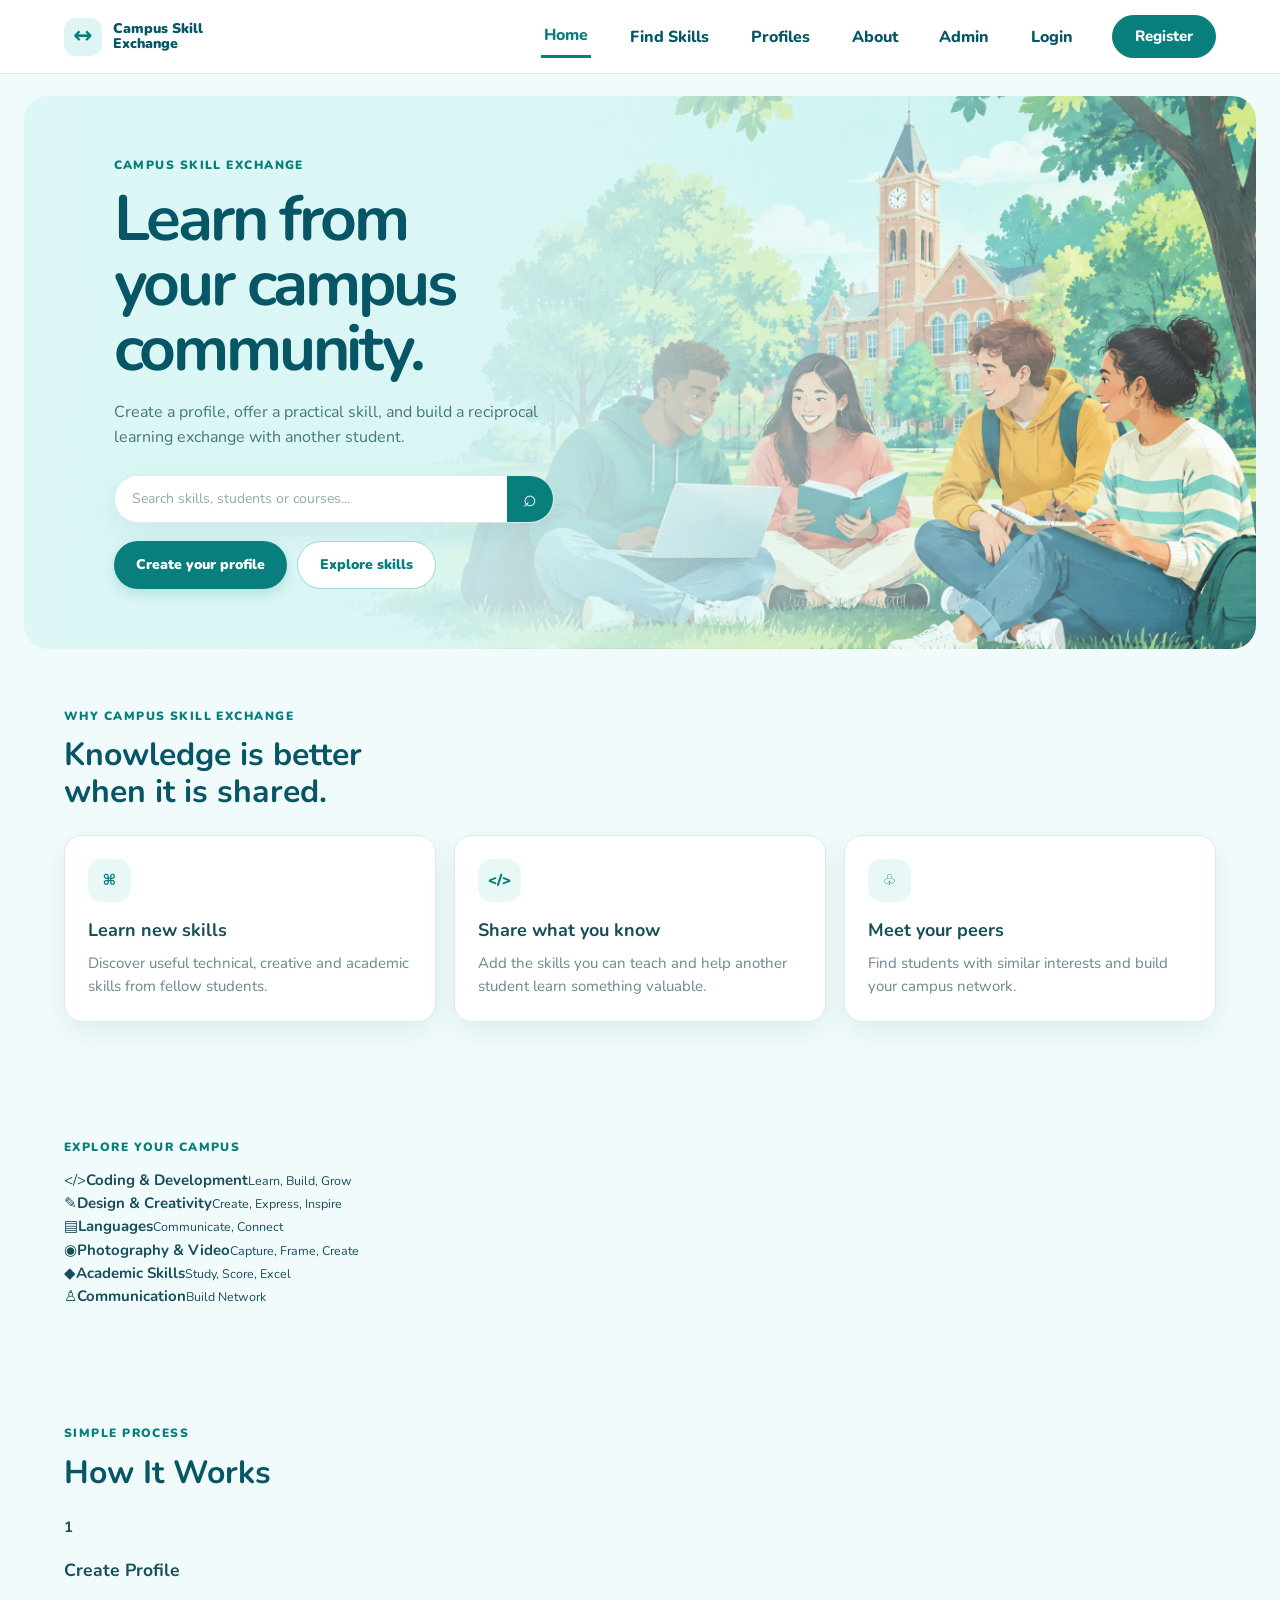
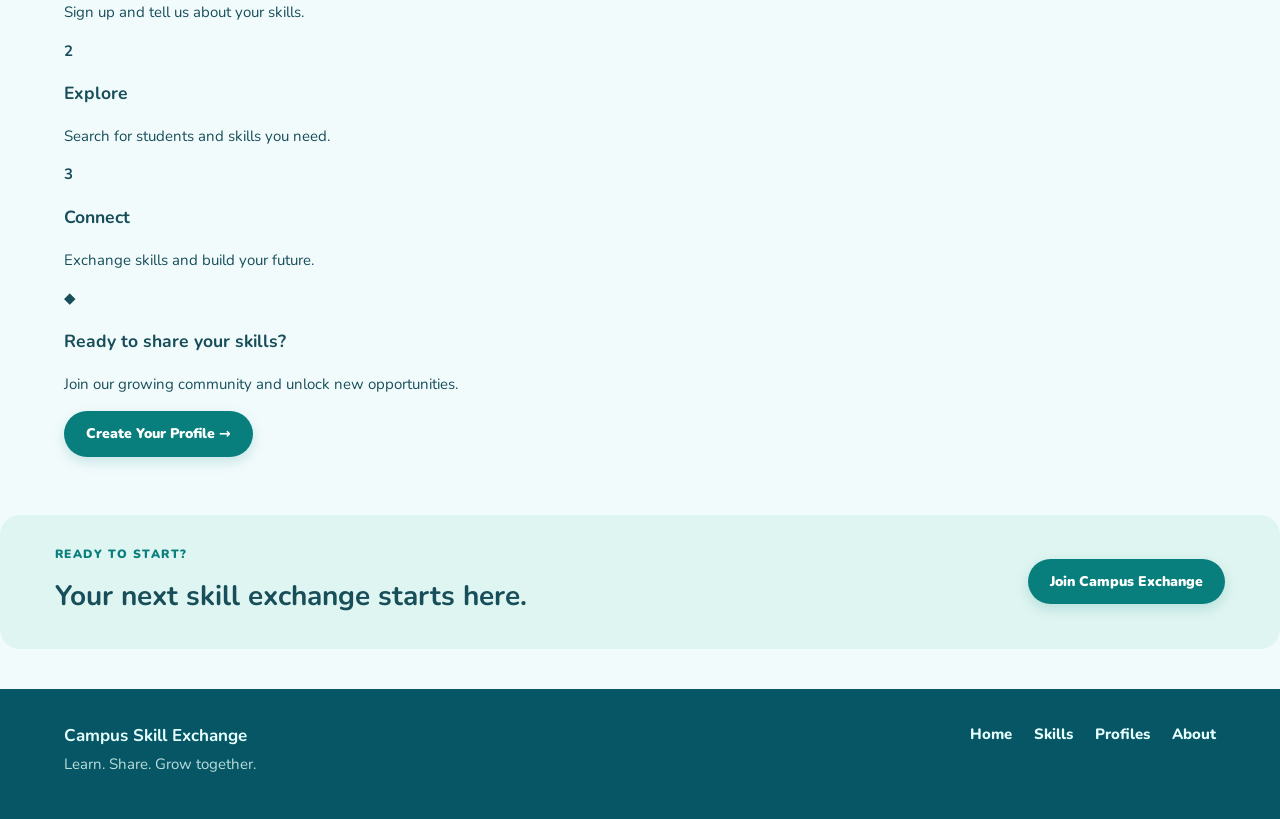
<file: index.html>
<!doctype html>
<html lang="en">
  <head>
    <meta charset="UTF-8" />
    <meta name="viewport" content="width=device-width,initial-scale=1.0" />
    <title>Campus Skill Exchange</title>
    <link rel="stylesheet" href="css/style.css" />
  </head>
  <body>
    <header class="header">
      <div class="logo">
        <span class="logo-icon">↔</span><span>Campus Skill<br />Exchange</span>
      </div>
      <nav>
        <a href="index.html">Home</a><a href="pages/skills.html">Find Skills</a
        ><a href="pages/profiles.html">Profiles</a
          ><a href="pages/about.html">About</a><a href="pages/admin-login.html">Admin</a><a href="pages/login.html">Login</a
        ><a href="pages/register.html" class="nav-button">Register</a>
      </nav>
    </header>
    <section class="hero reference-hero">
      <div class="hero-content">
        <p class="small-heading">CAMPUS SKILL EXCHANGE</p>
        <h1>Learn from<br />your campus<br />community.</h1>
        <p class="hero-text">
          Create a profile, offer a practical skill, and build a reciprocal
          learning exchange with another student.
        </p>
        <form class="hero-search" id="heroSearchForm">
          <input id="heroSearchInput" type="search" placeholder="Search skills, students or courses..." aria-label="Search skills, students or courses" />
          <button type="submit" aria-label="Search">⌕</button>
        </form>
        <div class="hero-buttons">
          <a href="pages/register.html" class="button">Create your profile</a
          ><a href="pages/skills.html" class="button button-outline"
            >Explore skills</a
          >
        </div>
      </div>
      <div class="hero-card">
        <p class="card-number">01 · HOW IT WORKS</p>
        <h2>Learn something useful from someone nearby.</h2>
        <p>
          Find students who can teach practical skills and connect with people
          who share your interests.
        </p>
        <div class="steps">
          <div class="step">
            <span>01</span>
            <p>Create your profile</p>
          </div>
          <div class="step">
            <span>02</span>
            <p>Share your skills</p>
          </div>
          <div class="step">
            <span>03</span>
            <p>Find a learning partner</p>
          </div>
        </div>
      </div>
    </section>
    <section class="section">
      <p class="section-label">WHY CAMPUS SKILL EXCHANGE</p>
      <h2>Knowledge is better<br />when it is shared.</h2>
      <div class="feature-container">
        <div class="feature-card">
          <div class="feature-icon">⌘</div>
          <h3>Learn new skills</h3>
          <p>
            Discover useful technical, creative and academic skills from fellow
            students.
          </p>
        </div>
        <div class="feature-card">
          <div class="feature-icon">&lt;/&gt;</div>
          <h3>Share what you know</h3>
          <p>
            Add the skills you can teach and help another student learn
            something valuable.
          </p>
        </div>
        <div class="feature-card">
          <div class="feature-icon">♧</div>
          <h3>Meet your peers</h3>
          <p>
            Find students with similar interests and build your campus network.
          </p>
        </div>
      </div>
    </section>
    <section class="section home-skill-strip" aria-label="Skill categories">
      <p class="section-label">EXPLORE YOUR CAMPUS</p>
      <div class="home-skill-grid">
        <article><span class="home-skill-icon">&lt;/&gt;</span><strong>Coding &amp; Development</strong><small>Learn, Build, Grow</small></article>
        <article><span class="home-skill-icon">✎</span><strong>Design &amp; Creativity</strong><small>Create, Express, Inspire</small></article>
        <article><span class="home-skill-icon">▤</span><strong>Languages</strong><small>Communicate, Connect</small></article>
        <article><span class="home-skill-icon">◉</span><strong>Photography &amp; Video</strong><small>Capture, Frame, Create</small></article>
        <article><span class="home-skill-icon">◆</span><strong>Academic Skills</strong><small>Study, Score, Excel</small></article>
        <article><span class="home-skill-icon">♙</span><strong>Communication</strong><small>Build Network</small></article>
      </div>
    </section>
    <section class="section how-section">
      <p class="section-label">SIMPLE PROCESS</p>
      <h2>How It Works</h2>
      <div class="how-grid">
        <article><b>1</b><h3>Create Profile</h3><p>Sign up and tell us about your skills.</p></article>
        <article><b>2</b><h3>Explore</h3><p>Search for students and skills you need.</p></article>
        <article><b>3</b><h3>Connect</h3><p>Exchange skills and build your future.</p></article>
        <aside><span class="home-skill-icon">◆</span><h3>Ready to share your skills?</h3><p>Join our growing community and unlock new opportunities.</p><a class="button" href="pages/register.html">Create Your Profile →</a></aside>
      </div>
    </section>
    <section class="cta-section">
      <div>
        <p class="section-label">READY TO START?</p>
        <h2>Your next skill exchange starts here.</h2>
      </div>
      <a href="pages/register.html" class="button">Join Campus Exchange</a>
    </section>
    <footer class="footer">
      <div>
        <h3>Campus Skill Exchange</h3>
        <p>Learn. Share. Grow together.</p>
      </div>
      <div class="footer-links">
        <a href="index.html">Home</a><a href="pages/skills.html">Skills</a
        ><a href="pages/profiles.html">Profiles</a
        ><a href="pages/about.html">About</a>
      </div>
    </footer>
    <script src="JS/home.js"></script>
    <script src="JS/navigation.js"></script>
  </body>
</html>
</file>
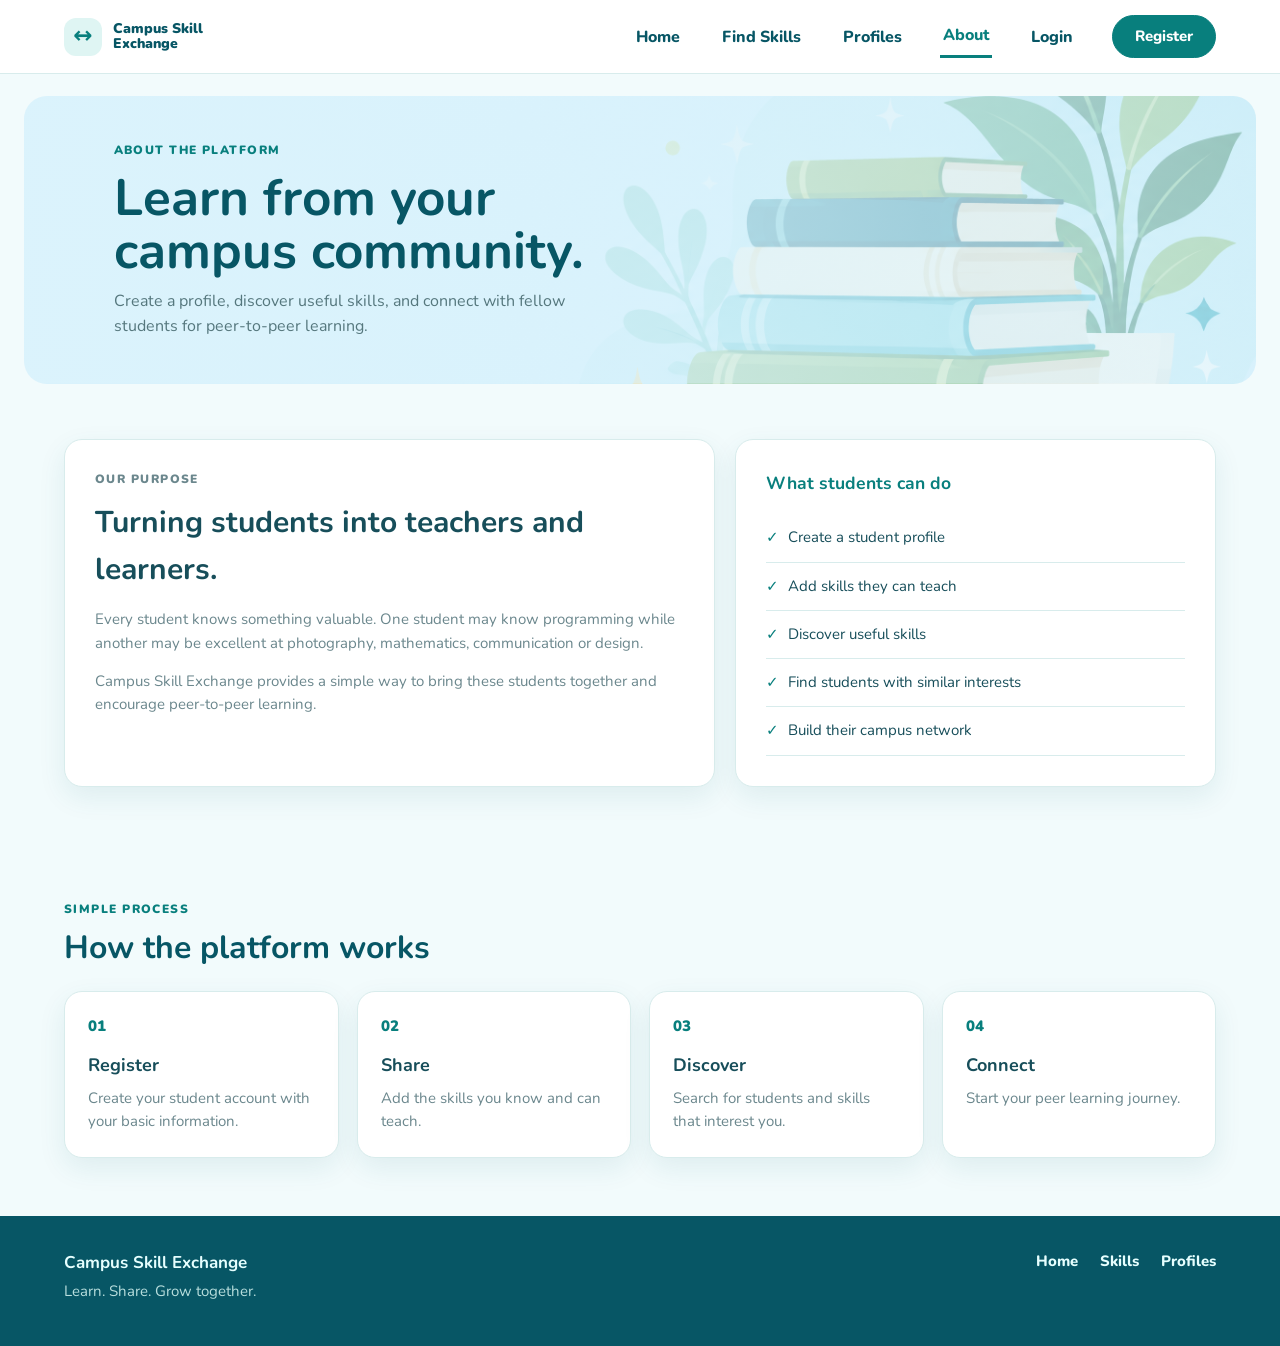
<file: pages/about.html>
<!doctype html>
<html lang="en">
  <head>
    <meta charset="UTF-8" />
    <meta name="viewport" content="width=device-width,initial-scale=1.0" />
    <title>About - Campus Skill Exchange</title>
    <link rel="stylesheet" href="../css/style.css" />
  </head>
  <body>
    <header class="header">
      <div class="logo">
        <span class="logo-icon">↔</span><span>Campus Skill<br />Exchange</span>
      </div>
      <nav>
        <a href="../index.html">Home</a><a href="skills.html">Find Skills</a
        ><a href="profiles.html">Profiles</a><a href="about.html">About</a
        ><a href="login.html">Login</a
        ><a href="register.html" class="nav-button">Register</a>
      </nav>
    </header>
    <section class="page-header reference-about-banner">
      <p class="section-label">ABOUT THE PLATFORM</p>
      <h1>Learn from your<br />campus community.</h1>
      <p>
        Create a profile, discover useful skills, and connect with fellow
        students for peer-to-peer learning.
      </p>
    </section>
    <section class="about-section">
      <div class="about-content">
        <p class="section-label">OUR PURPOSE</p>
        <h2>Turning students into teachers and learners.</h2>
        <p>
          Every student knows something valuable. One student may know
          programming while another may be excellent at photography,
          mathematics, communication or design.
        </p>
        <p>
          Campus Skill Exchange provides a simple way to bring these students
          together and encourage peer-to-peer learning.
        </p>
      </div>
      <div class="about-box">
        <h3>What students can do</h3>
        <ul>
          <li>Create a student profile</li>
          <li>Add skills they can teach</li>
          <li>Discover useful skills</li>
          <li>Find students with similar interests</li>
          <li>Build their campus network</li>
        </ul>
      </div>
    </section>
    <section class="section">
      <p class="section-label">SIMPLE PROCESS</p>
      <h2>How the platform works</h2>
      <div class="process-container">
        <div class="process-card">
          <span>01</span>
          <h3>Register</h3>
          <p>Create your student account with your basic information.</p>
        </div>
        <div class="process-card">
          <span>02</span>
          <h3>Share</h3>
          <p>Add the skills you know and can teach.</p>
        </div>
        <div class="process-card">
          <span>03</span>
          <h3>Discover</h3>
          <p>Search for students and skills that interest you.</p>
        </div>
        <div class="process-card">
          <span>04</span>
          <h3>Connect</h3>
          <p>Start your peer learning journey.</p>
        </div>
      </div>
    </section>
    <footer class="footer">
      <div>
        <h3>Campus Skill Exchange</h3>
        <p>Learn. Share. Grow together.</p>
      </div>
      <div class="footer-links">
        <a href="../index.html">Home</a><a href="skills.html">Skills</a
        ><a href="profiles.html">Profiles</a>
      </div>
    </footer>
    <script src="../JS/navigation.js"></script>
  </body>
</html>
</file>
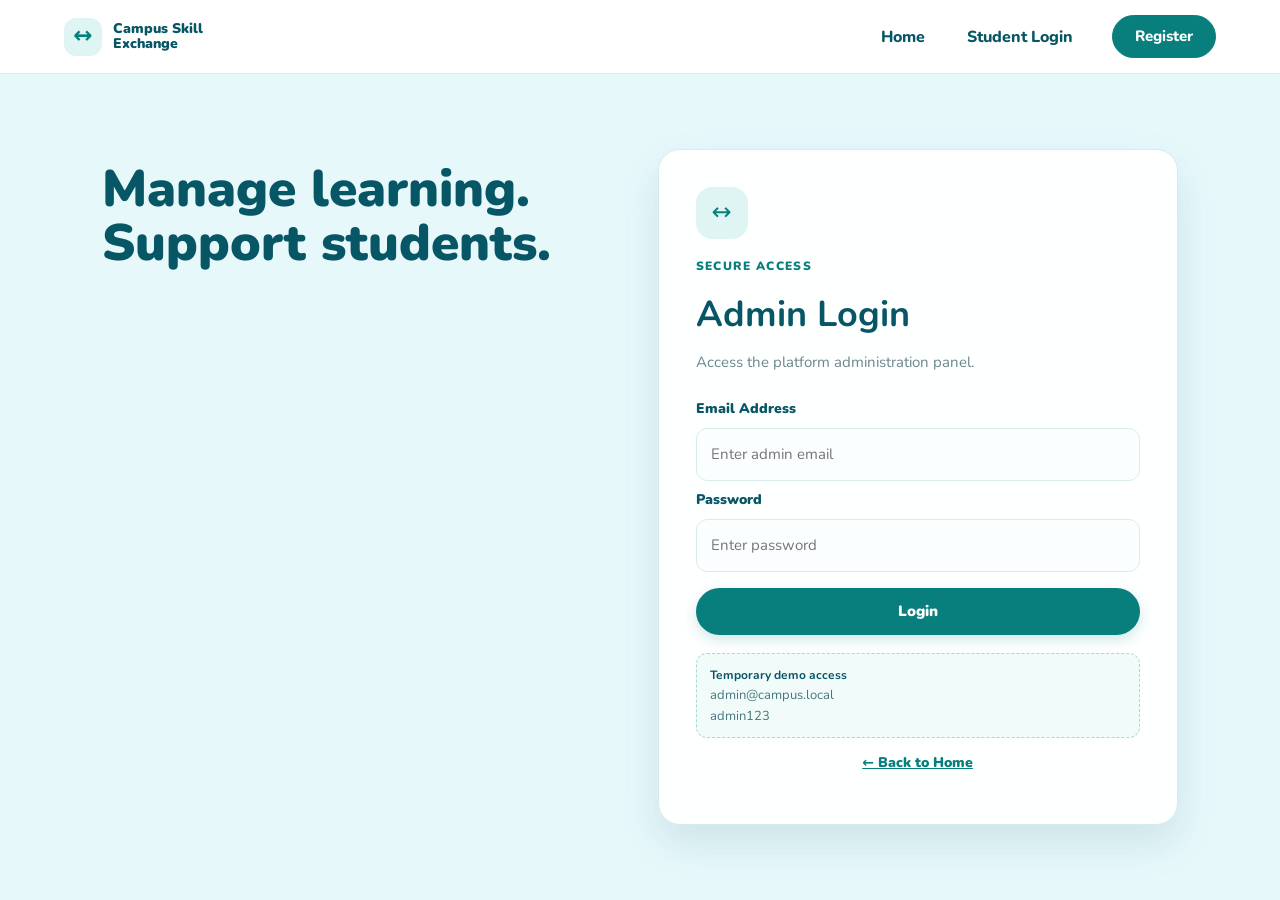
<file: pages/admin-dashboard.html>
<!doctype html>
<html lang="en">
<head><meta charset="UTF-8"><meta name="viewport" content="width=device-width,initial-scale=1"><title>Admin Dashboard | Campus Skill Exchange</title><link rel="stylesheet" href="../css/style.css"><link rel="stylesheet" href="../css/dashboard.css"><link rel="stylesheet" href="../css/admin.css"></head>
<body class="admin-dashboard-page">
  <aside class="admin-sidebar"><a class="admin-brand" href="admin-dashboard.html"><span class="admin-brand-mark">↔</span><span>Campus Skill<br>Exchange</span></a><div class="admin-side-label">MANAGEMENT</div><nav class="admin-side-nav"><a class="active" href="admin-dashboard.html"><span>▦</span>Dashboard</a><a href="#users"><span>♙</span>Manage Profiles</a><a href="#reports"><span>⚑</span>Reported Profiles</a><a href="#settings"><span>⚙</span>Settings</a></nav><a class="admin-logout" href="../index.html"><span>↪</span>Log out</a></aside>
  <main class="admin-main"><header class="admin-topbar"><div><p class="admin-eyebrow">PLATFORM CONTROL</p><h1>Admin Dashboard</h1></div><a class="admin-top-logout" href="admin-login.html">Logout</a></header><section class="admin-welcome"><div><p class="section-label">OVERVIEW</p><h2>Welcome Admin!</h2><p>Manage users and keep the platform safe.</p></div><div class="admin-welcome-shape">◆</div></section><section class="admin-stat-grid"><article class="admin-stat-card"><div class="admin-stat-icon blue">♙</div><div><strong>24</strong><span>Total Students</span></div></article><article class="admin-stat-card"><div class="admin-stat-icon green">✦</div><div><strong>18</strong><span>Active Skills</span></div></article><article class="admin-stat-card"><div class="admin-stat-icon red">⚑</div><div><strong>2</strong><span>Reported Profiles</span></div></article></section><section id="users" class="admin-panel"><div class="admin-panel-heading"><div><p class="section-label">STUDENT DIRECTORY</p><h2>Recent Users</h2></div><a href="#users" class="admin-view-all">View All →</a></div><div class="admin-table-wrap"><div class="admin-row admin-row-head"><span>Name</span><span>Course</span><span>Skills</span><span>Joined On</span><span>Action</span></div><div class="admin-row"><span class="user-cell"><i class="mini-avatar teal">RS</i>Rahul Sharma</span><span>B.Tech CSE</span><span>Python, Web Dev</span><span>12 May 2025</span><button class="remove-user">Remove</button></div><div class="admin-row"><span class="user-cell"><i class="mini-avatar purple">AV</i>Anjali Verma</span><span>B.Sc Maths</span><span>Math, Excel</span><span>10 May 2025</span><button class="remove-user">Remove</button></div><div class="admin-row"><span class="user-cell"><i class="mini-avatar yellow">AG</i>Arman Gupta</span><span>BCA</span><span>Design, HTML</span><span>08 May 2025</span><button class="remove-user">Remove</button></div><div class="admin-row"><span class="user-cell"><i class="mini-avatar blue">NS</i>Neha Singh</span><span>B.Tech CCE</span><span>C++, Arduino</span><span>06 May 2025</span><button class="remove-user">Remove</button></div></div></section><section id="reports" class="admin-panel report-panel"><div class="admin-panel-heading"><div><p class="section-label">MODERATION</p><h2>Reported Profiles</h2></div></div><div class="report-empty">No new reports need your attention.</div></section><section id="settings" class="admin-panel"><div class="admin-panel-heading"><div><p class="section-label">CONFIGURATION</p><h2>Settings</h2></div></div><p class="report-empty">Admin settings are ready for future platform configuration.</p></section></main><script src="../JS/admin.js"></script></body></html>
</file>
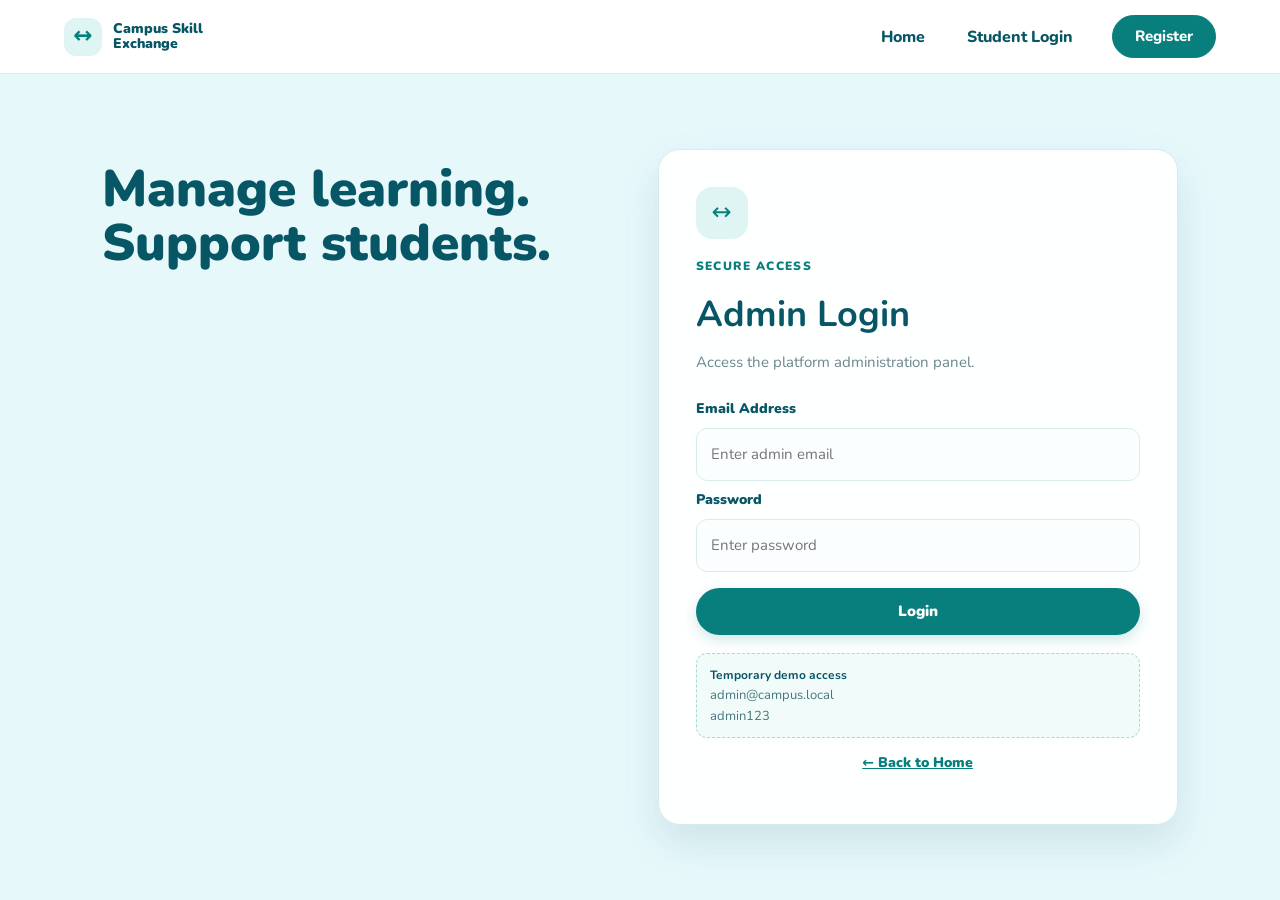
<file: pages/admin-login.html>
<!doctype html>
<html lang="en">
<head><meta charset="UTF-8"><meta name="viewport" content="width=device-width,initial-scale=1"><title>Admin Login | Campus Skill Exchange</title><link rel="stylesheet" href="../css/style.css"><link rel="stylesheet" href="../css/authentication.css"><link rel="stylesheet" href="../css/admin.css"></head>
<body class="admin-page">
  <header class="header admin-public-header"><a class="logo" href="../index.html"><span class="logo-icon">↔</span><span>Campus Skill<br>Exchange</span></a><nav><a href="../index.html">Home</a><a href="login.html">Student Login</a><a href="register.html" class="nav-button">Register</a></nav></header>
  <main class="admin-login-stage"><div class="admin-login-art" aria-hidden="true"><span class="admin-shield">◆</span><span class="spark spark-one">✦</span><span class="spark spark-two">✦</span></div><section class="admin-login-card"><div class="admin-card-icon logo-icon">↔</div><p class="section-label">SECURE ACCESS</p><h1>Admin Login</h1><p class="auth-description">Access the platform administration panel.</p><form id="adminLoginForm"><label for="adminEmail">Email Address</label><input id="adminEmail" type="email" placeholder="Enter admin email" required><label for="adminPassword">Password</label><input id="adminPassword" type="password" placeholder="Enter password" required><button class="button admin-button" type="submit">Login</button></form><p class="demo-credentials"><strong>Temporary demo access</strong><br>admin@campus.local<br>admin123</p><p class="form-link"><a href="../index.html">← Back to Home</a></p></section></main>
  <script src="../JS/admin.js"></script><script src="../JS/navigation.js"></script>
</body></html>
</file>
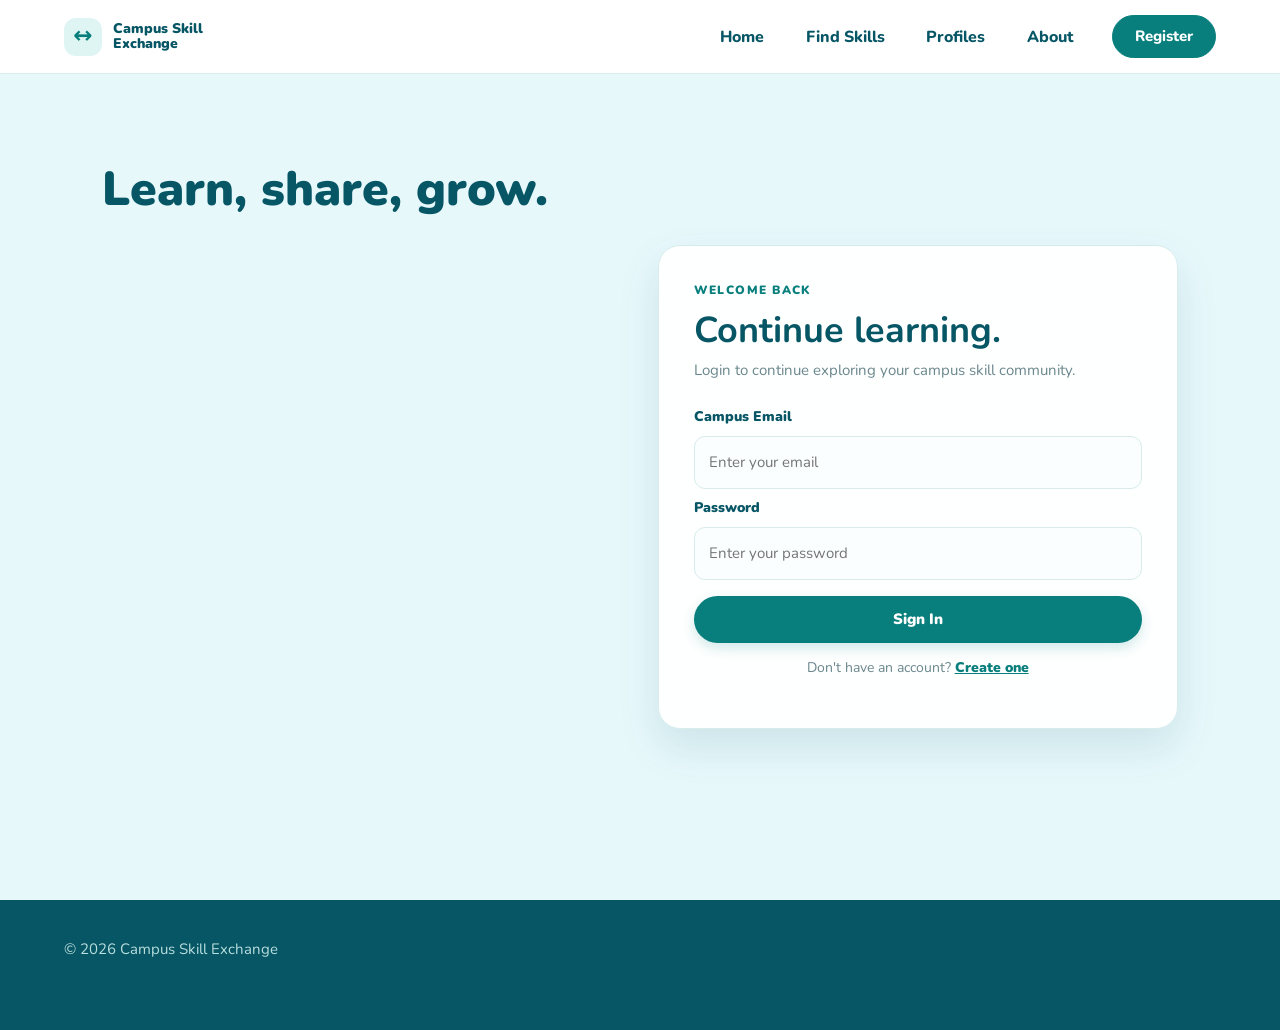
<file: pages/dashboard.html>
<!doctype html>
<html lang="en">
  <head>
    <meta charset="UTF-8" />
    <meta name="viewport" content="width=device-width, initial-scale=1.0" />
    <title>Student Dashboard - Campus Skill Exchange</title>
    <link rel="stylesheet" href="../css/style.css" />
    <link rel="stylesheet" href="../css/dashboard.css" />
  </head>
  <body class="dashboard-page">
    <header class="header dashboard-header">
      <a
        class="logo"
        href="../index.html"
        aria-label="Campus Skill Exchange home"
      >
        <span class="logo-icon">↔</span>
        <span>Campus Skill<br />Exchange</span>
      </a>
      <nav aria-label="Main navigation">
        <a href="dashboard.html" class="active-link">Dashboard</a>
        <a href="profiles.html">Find Students</a>
        <a href="about.html">About</a>
        <button id="logoutButton" class="nav-button" type="button">
          Log out
        </button>
      </nav>
    </header>

    <main>
      <section class="dashboard-hero">
        <div>
          <p class="section-label">STUDENT DASHBOARD</p>
          <h1>Welcome back, <span id="studentName">Student</span>.</h1>
          <p>
            Manage your profile, share your skills, and find your next learning
            partner.
          </p>
        </div>
        <div class="dashboard-avatar" id="studentAvatar" aria-hidden="true">
          ST
        </div>
      </section>

      <section class="dashboard-content" aria-label="Dashboard overview">
        <div class="dashboard-grid">
          <article class="dashboard-card stat-card">
            <span class="stat-label">YOUR SKILLS</span>
            <strong id="skillsCount">0</strong>
            <p>skills ready to share</p>
          </article>
          <article class="dashboard-card stat-card accent-card">
            <span class="stat-label">PROFILE STATUS</span>
            <strong>Active</strong>
            <p>Your profile is visible to students.</p>
          </article>
          <article class="dashboard-card notifications-card">
            <div class="notification-heading">
              <div>
                <span class="stat-label">NOTIFICATIONS</span>
                <strong id="requestCount">0</strong>
              </div>
              <span class="notification-icon" aria-hidden="true">✦</span>
            </div>
            <p id="notificationSummary">No new exchange requests.</p>
          </article>
        </div>

        <div class="dashboard-columns">
          <article class="dashboard-card profile-summary-card">
            <div class="card-heading">
              <div>
                <p class="section-label">YOUR PROFILE</p>
                <h2 id="profileName">Student profile</h2>
              </div>
              <button id="editProfileButton" class="text-button" type="button">
                Edit profile
              </button>
            </div>
            <div class="profile-details">
              <p>
                <strong>Email</strong
                ><span id="profileEmail">Not available</span>
              </p>
              <p>
                <strong>College</strong
                ><span id="profileCollege">Not available</span>
              </p>
              <p>
                <strong>Course</strong
                ><span id="profileCourse">Not available</span>
              </p>
            </div>
            <div class="skills-block">
              <strong>Skills you can teach</strong>
              <div id="skillsList" class="skill-list"></div>
            </div>
          </article>

          <aside class="dashboard-card next-step-card">
            <p class="section-label">NEXT STEP</p>
            <h2>Find someone to learn from.</h2>
            <p>
              Explore student profiles and connect with people who have skills
              you want to develop.
            </p>
            <a href="profiles.html" class="button">Explore students</a>
          </aside>
        </div>

        <section class="dashboard-card requests-card">
          <div class="card-heading">
            <div>
              <p class="section-label">EXCHANGE REQUESTS</p>
              <h2>Requests from students</h2>
            </div>
          </div>
          <div id="requestList" class="request-list" aria-live="polite"></div>
        </section>

        <section
          class="dashboard-card edit-card"
          id="editProfileSection"
          hidden
        >
          <div class="card-heading">
            <div>
              <p class="section-label">UPDATE DETAILS</p>
              <h2>Edit your profile</h2>
            </div>
            <button id="cancelEditButton" class="text-button" type="button">
              Cancel
            </button>
          </div>
          <form id="editProfileForm" class="edit-form">
            <label for="editName">Full name</label>
            <input id="editName" type="text" required />
            <label for="editCollege">College</label>
            <input id="editCollege" type="text" required />
            <label for="editCourse">Course / Department</label>
            <input id="editCourse" type="text" required />
            <label for="editSkills">Skills you can teach</label>
            <input id="editSkills" type="text" required />
            <button class="button" type="submit">Save changes</button>
          </form>
        </section>
      </section>
    </main>

    <footer class="footer">
      <div>
        <h3>Campus Skill Exchange</h3>
        <p>Learn. Share. Grow together.</p>
      </div>
      <div class="footer-links">
        <a href="../index.html">Home</a>
        <a href="profiles.html">Students</a>
        <a href="about.html">About</a>
      </div>
    </footer>

    <script src="../JS/dashboard.js"></script>
    <script src="../JS/navigation.js"></script>
  </body>
</html>
</file>
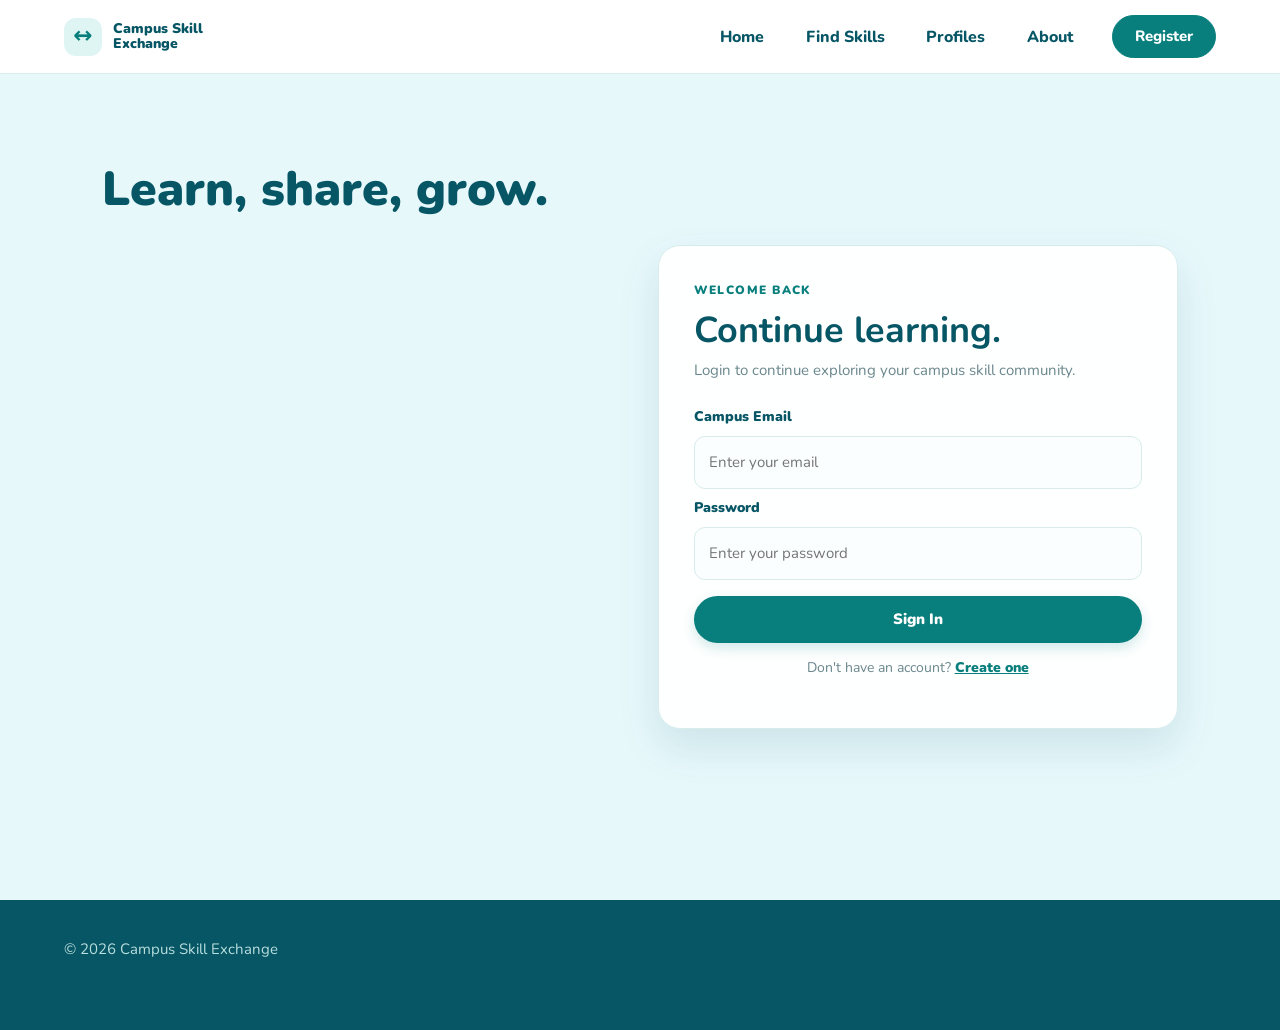
<file: pages/login.html>
<!doctype html>
<html lang="en">
  <head>
    <meta charset="UTF-8" />
    <meta name="viewport" content="width=device-width,initial-scale=1.0" />
    <title>Login - Campus Skill Exchange</title>
    <link rel="stylesheet" href="../css/style.css" />
    <link rel="stylesheet" href="../css/authentication.css" />
  </head>
  <body>
    <header class="header">
      <div class="logo">
        <span class="logo-icon">↔</span><span>Campus Skill<br />Exchange</span>
      </div>
      <nav>
        <a href="../index.html">Home</a><a href="skills.html">Find Skills</a
        ><a href="profiles.html">Profiles</a><a href="about.html">About</a
        ><a href="register.html" class="nav-button">Register</a>
      </nav>
    </header>
    <section class="auth-section login-auth-section">
      <div class="auth-box">
        <p class="section-label">WELCOME BACK</p>
        <h1>Continue learning.</h1>
        <p class="auth-description">
          Login to continue exploring your campus skill community.
        </p>
        <form id="loginForm">
          <label for="loginEmail">Campus Email</label
          ><input
            type="email"
            id="loginEmail"
            placeholder="Enter your email"
            required
          /><label for="loginPassword">Password</label
          ><input
            type="password"
            id="loginPassword"
            placeholder="Enter your password"
            required
          /><button type="submit" class="button">Sign In</button>
        </form>
        <p class="form-link">
          Don't have an account? <a href="register.html">Create one</a>
        </p>
      </div>
    </section>
    <footer class="footer"><p>&copy; 2026 Campus Skill Exchange</p></footer>
    <script src="../JS/auth.js"></script>
    <script src="../JS/navigation.js"></script>
  </body>
</html>
</file>
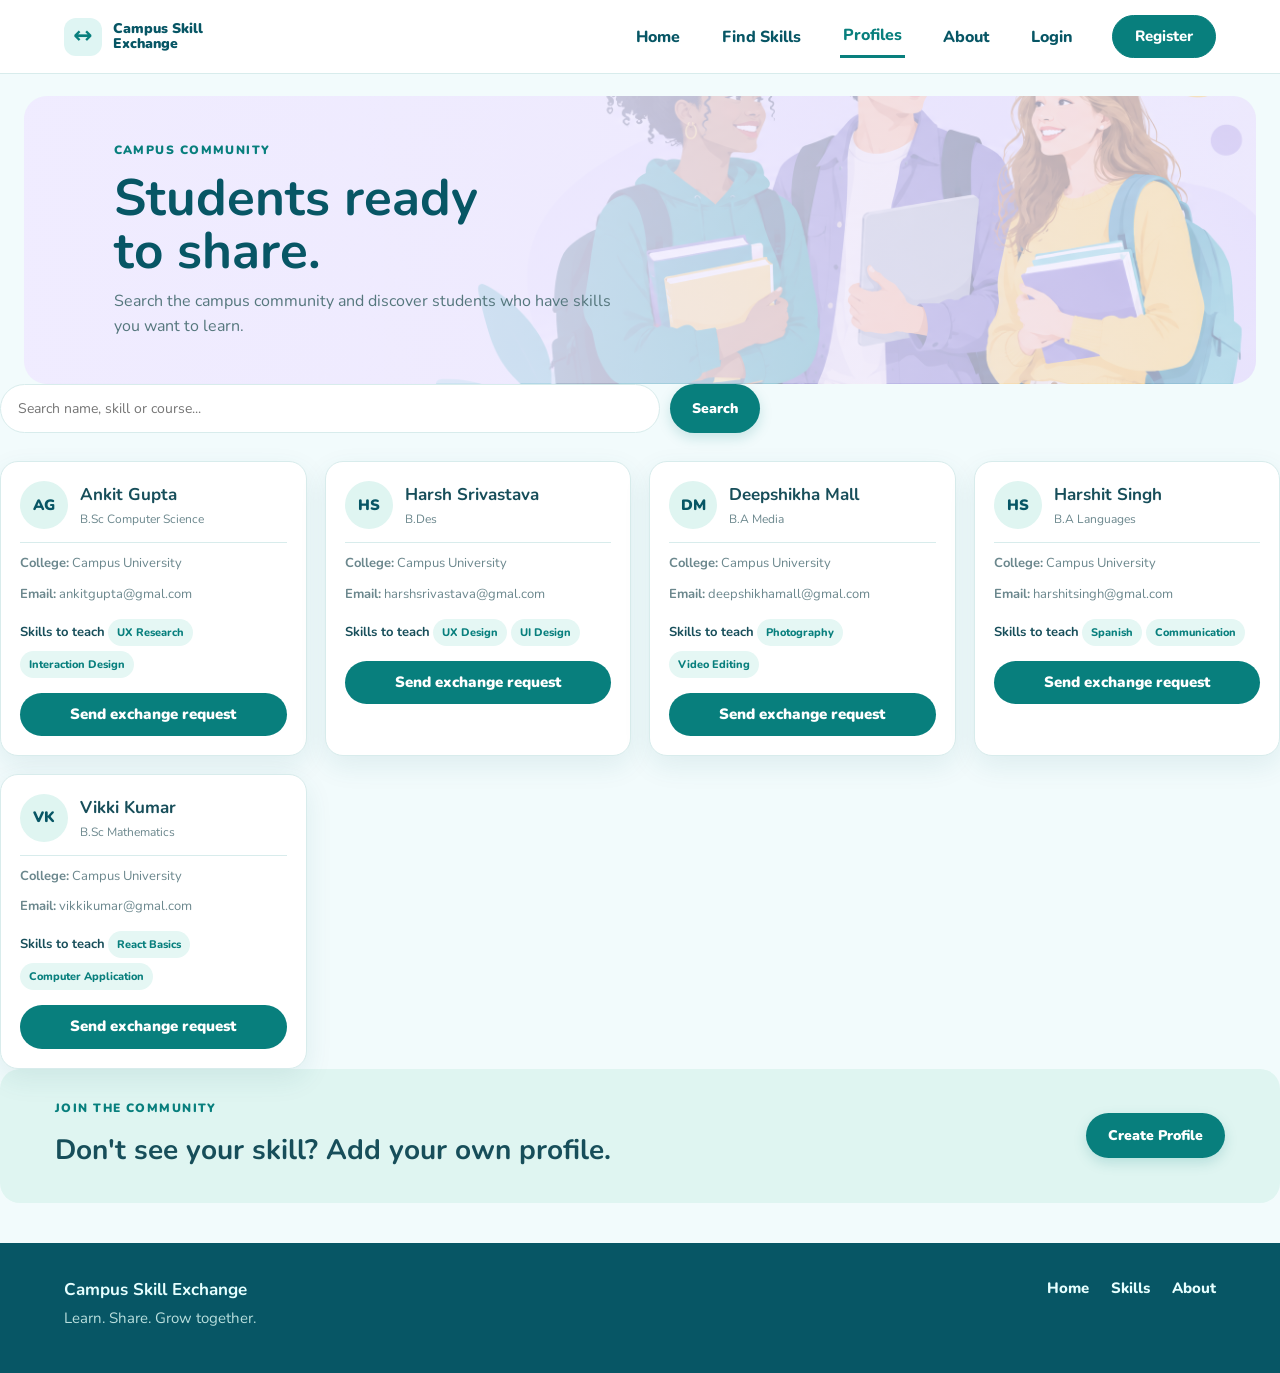
<file: pages/profiles.html>
<!doctype html>
<html lang="en">
  <head>
    <meta charset="UTF-8" />
    <meta name="viewport" content="width=device-width,initial-scale=1.0" />
    <title>Student Profiles - Campus Skill Exchange</title>
    <link rel="stylesheet" href="../css/style.css" />
    <link rel="stylesheet" href="../css/profiles.css" />
  </head>
  <body>
    <header class="header">
      <div class="logo">
        <span class="logo-icon">↔</span><span>Campus Skill<br />Exchange</span>
      </div>
      <nav>
        <a href="../index.html">Home</a><a href="skills.html">Find Skills</a
        ><a href="profiles.html">Profiles</a><a href="about.html">About</a
        ><a href="login.html">Login</a
        ><a href="register.html" class="nav-button">Register</a>
      </nav>
    </header>
    <section class="page-header reference-profiles-banner">
      <p class="section-label">CAMPUS COMMUNITY</p>
      <h1>Students ready<br />to share.</h1>
      <p>
        Search the campus community and discover students who have skills you
        want to learn.
      </p>
    </section>
    <section class="profile-section">
      <div class="search-box">
        <input
          type="text"
          id="searchInput"
          placeholder="Search name, skill or course..."
        /><button onclick="searchProfiles()" class="button">Search</button>
      </div>
      <div id="profileContainer" class="profile-container"></div>
    </section>
    <section class="cta-section">
      <div>
        <p class="section-label">JOIN THE COMMUNITY</p>
        <h2>Don't see your skill? Add your own profile.</h2>
      </div>
      <a href="register.html" class="button">Create Profile</a>
    </section>
    <footer class="footer">
      <div>
        <h3>Campus Skill Exchange</h3>
        <p>Learn. Share. Grow together.</p>
      </div>
      <div class="footer-links">
        <a href="../index.html">Home</a><a href="skills.html">Skills</a
        ><a href="about.html">About</a>
      </div>
    </footer>
    <script src="../JS/profiles.js"></script>
    <script src="../JS/navigation.js"></script>
  </body>
</html>
</file>
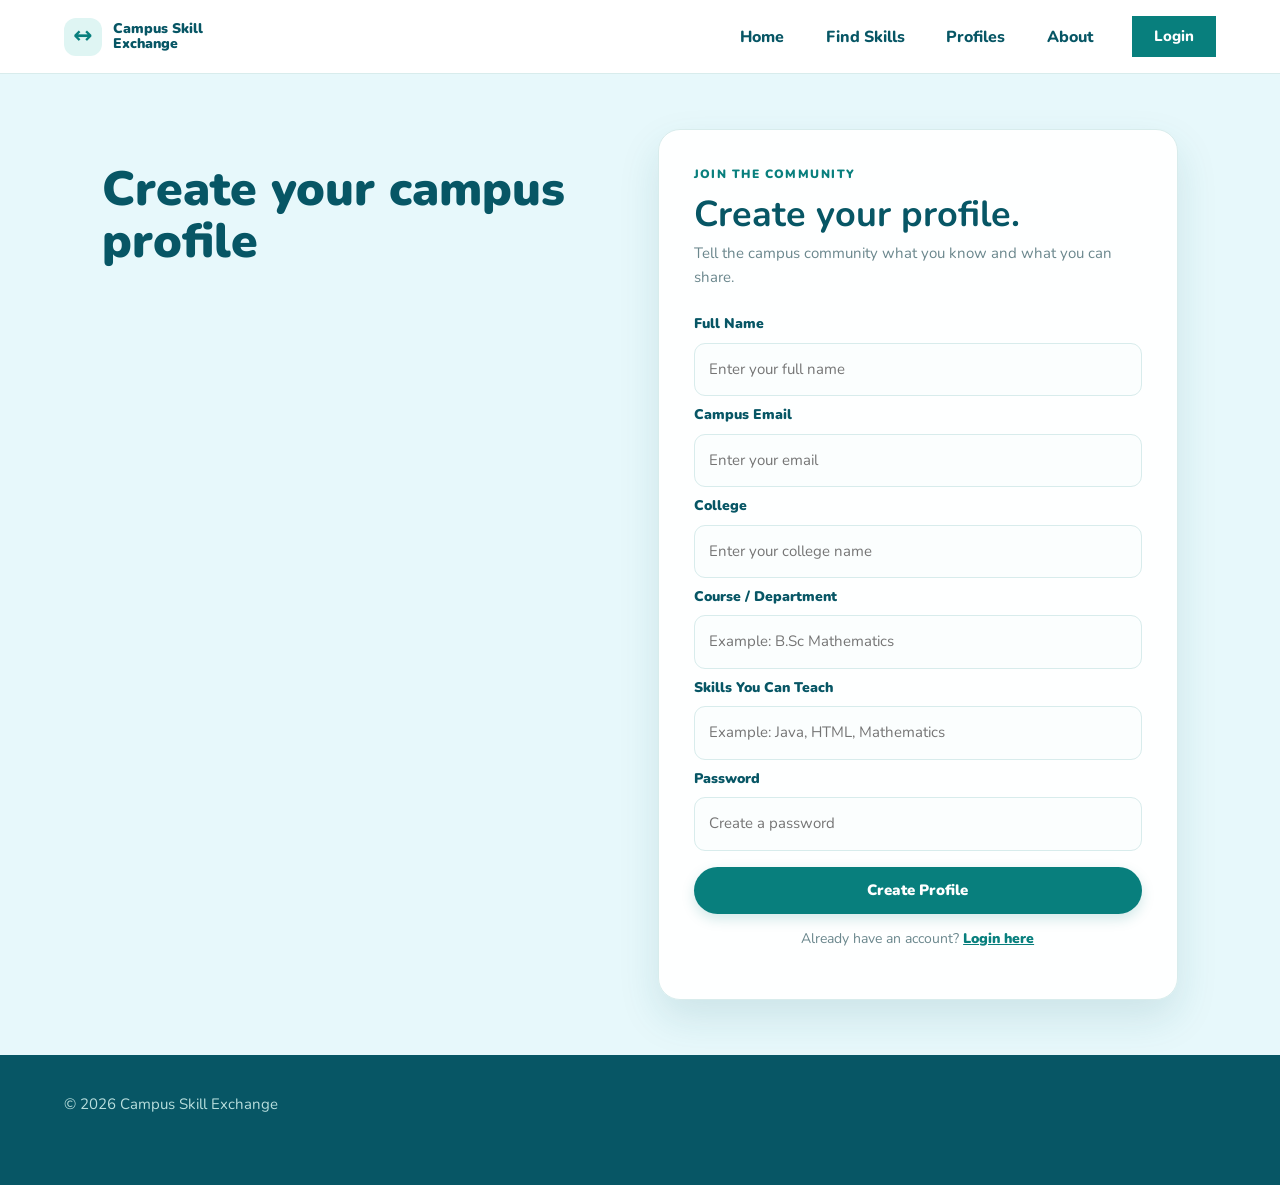
<file: pages/register.html>
<!doctype html>
<html lang="en">
  <head>
    <meta charset="UTF-8" />
    <meta name="viewport" content="width=device-width,initial-scale=1.0" />
    <title>Register - Campus Skill Exchange</title>
    <link rel="stylesheet" href="../css/style.css" />
    <link rel="stylesheet" href="../css/authentication.css" />
  </head>
  <body>
    <header class="header">
      <div class="logo">
        <span class="logo-icon">↔</span><span>Campus Skill<br />Exchange</span>
      </div>
      <nav>
        <a href="../index.html">Home</a><a href="skills.html">Find Skills</a
        ><a href="profiles.html">Profiles</a><a href="about.html">About</a
        ><a href="login.html">Login</a>
      </nav>
    </header>
    <section class="auth-section register-auth-section">
      <div class="auth-box">
        <p class="section-label">JOIN THE COMMUNITY</p>
        <h1>Create your profile.</h1>
        <p class="auth-description">
          Tell the campus community what you know and what you can share.
        </p>
        <form id="registerForm">
          <label for="name">Full Name</label
          ><input
            type="text"
            id="name"
            placeholder="Enter your full name"
            required
          /><label for="email">Campus Email</label
          ><input
            type="email"
            id="email"
            placeholder="Enter your email"
            required
          /><label for="college">College</label
          ><input
            type="text"
            id="college"
            placeholder="Enter your college name"
            required
          /><label for="course">Course / Department</label
          ><input
            type="text"
            id="course"
            placeholder="Example: B.Sc Mathematics"
            required
          /><label for="skills">Skills You Can Teach</label
          ><input
            type="text"
            id="skills"
            placeholder="Example: Java, HTML, Mathematics"
            required
          /><label for="password">Password</label
          ><input
            type="password"
            id="password"
            placeholder="Create a password"
            minlength="6"
            required
          /><button type="submit" class="button">Create Profile</button>
        </form>
        <p class="form-link">
          Already have an account? <a href="login.html">Login here</a>
        </p>
      </div>
    </section>
    <footer class="footer"><p>&copy; 2026 Campus Skill Exchange</p></footer>
    <script src="../JS/auth.js"></script>
    <script src="../JS/navigation.js"></script>
  </body>
</html>
</file>
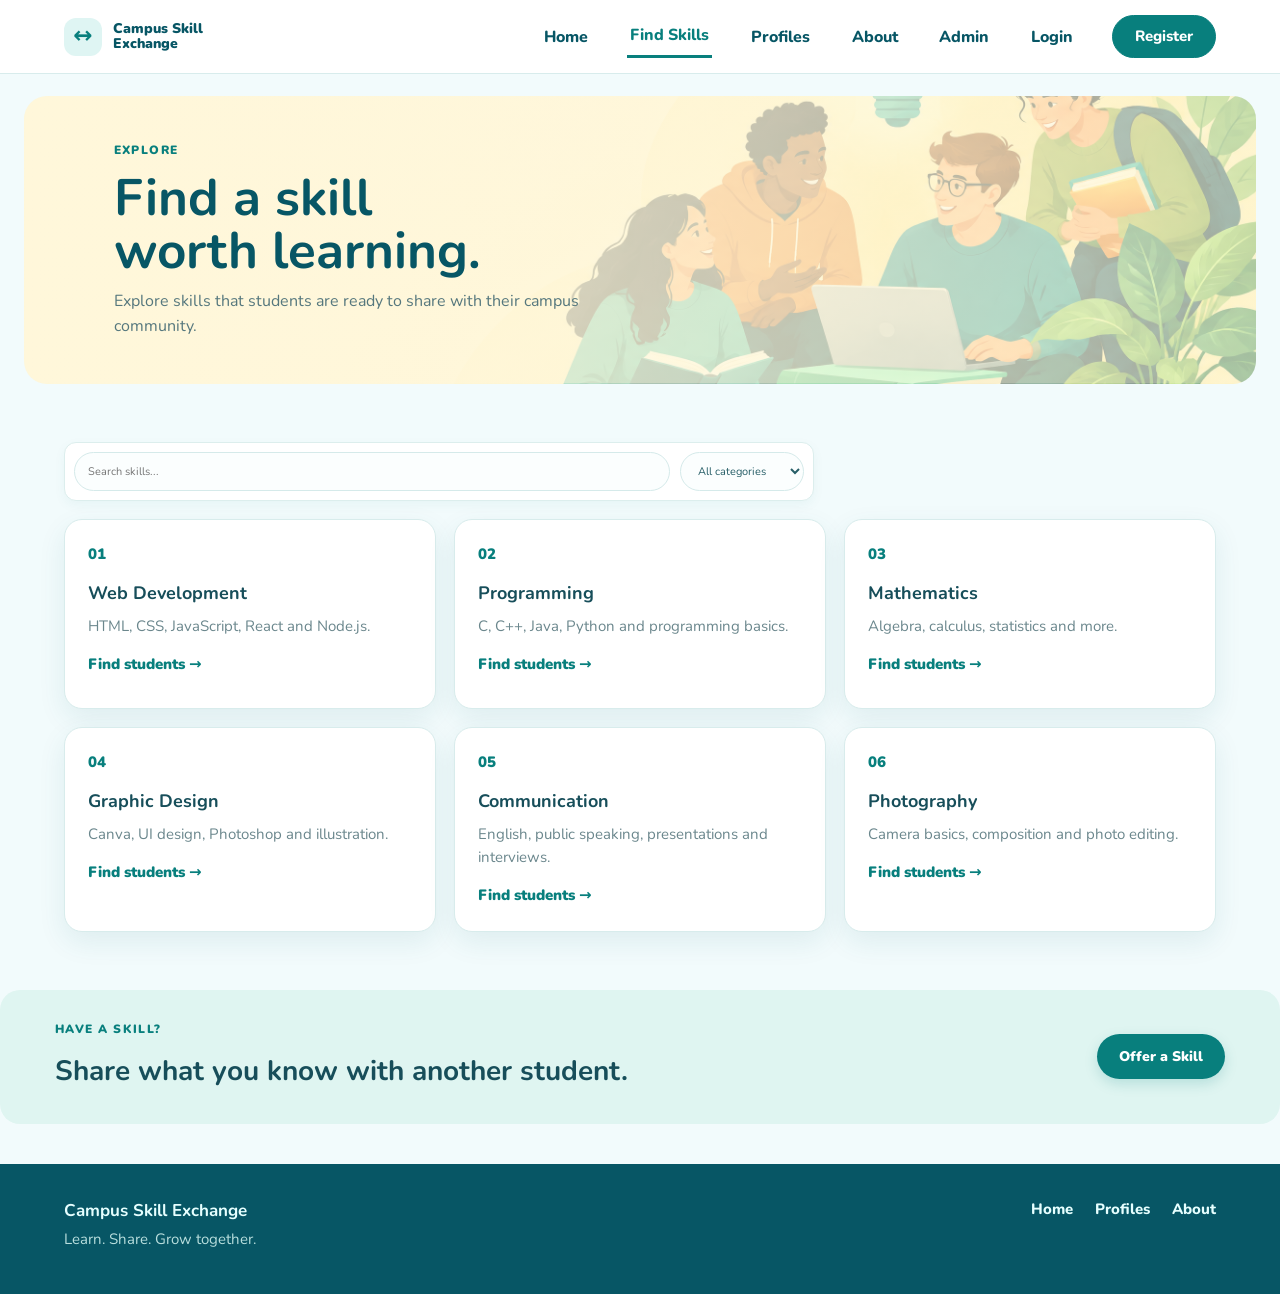
<file: pages/skills.html>
<!doctype html><html lang="en"><head><meta charset="UTF-8"><meta name="viewport" content="width=device-width,initial-scale=1"><title>Find Skills | Campus Skill Exchange</title><link rel="stylesheet" href="../css/style.css"><link rel="stylesheet" href="../css/skills.css"></head><body><header class="header"><a class="logo" href="../index.html"><span class="logo-icon">↔</span><span>Campus Skill<br>Exchange</span></a><nav><a href="../index.html">Home</a><a href="skills.html">Find Skills</a><a href="profiles.html">Profiles</a><a href="about.html">About</a><a href="admin-login.html">Admin</a><a href="login.html">Login</a><a href="register.html" class="nav-button">Register</a></nav></header><section class="page-header reference-skills-banner"><p class="section-label">EXPLORE</p><h1>Find a skill<br>worth learning.</h1><p>Explore skills that students are ready to share with their campus community.</p></section><section class="section"><div class="skill-toolbar"><input id="skillSearch" type="search" placeholder="Search skills..." aria-label="Search skills"><select id="skillCategory" aria-label="Filter skills by category"><option value="all">All categories</option><option value="technology">Technology</option><option value="academic">Academic</option><option value="creative">Creative</option><option value="communication">Communication</option></select></div><div class="skill-container"><div class="skill-card" data-category="technology"><span class="skill-number">01</span><h3>Web Development</h3><p>HTML, CSS, JavaScript, React and Node.js.</p><a href="profiles.html?skill=web">Find students →</a></div><div class="skill-card" data-category="technology"><span class="skill-number">02</span><h3>Programming</h3><p>C, C++, Java, Python and programming basics.</p><a href="profiles.html?skill=programming">Find students →</a></div><div class="skill-card" data-category="academic"><span class="skill-number">03</span><h3>Mathematics</h3><p>Algebra, calculus, statistics and more.</p><a href="profiles.html?skill=math">Find students →</a></div><div class="skill-card" data-category="creative"><span class="skill-number">04</span><h3>Graphic Design</h3><p>Canva, UI design, Photoshop and illustration.</p><a href="profiles.html?skill=design">Find students →</a></div><div class="skill-card" data-category="communication"><span class="skill-number">05</span><h3>Communication</h3><p>English, public speaking, presentations and interviews.</p><a href="profiles.html?skill=communication">Find students →</a></div><div class="skill-card" data-category="creative"><span class="skill-number">06</span><h3>Photography</h3><p>Camera basics, composition and photo editing.</p><a href="profiles.html?skill=photography">Find students →</a></div></div><p id="skillEmpty" class="no-profile" hidden>No matching skills found. Try another search.</p></section><section class="cta-section"><div><p class="section-label">HAVE A SKILL?</p><h2>Share what you know with another student.</h2></div><a href="register.html" class="button">Offer a Skill</a></section><footer class="footer"><div><h3>Campus Skill Exchange</h3><p>Learn. Share. Grow together.</p></div><div class="footer-links"><a href="../index.html">Home</a><a href="profiles.html">Profiles</a><a href="about.html">About</a></div></footer><script src="../JS/skills.js"></script><script src="../JS/navigation.js"></script></body></html>
</file>
<file: css/style.css>
@import url('https://fonts.googleapis.com/css2?family=Nunito:wght@400;600;700;800;900&display=swap');
:root{--teal:#087f7d;--teal-dark:#075665;--aqua:#e7f8f7;--sky:#dff3fb;--ink:#174e5a;--muted:#6b878d;--line:#d8ecec;--card:#fff;--cream:#fff7dd;--lav:#f0ecff;--shadow:0 10px 28px rgba(20,102,110,.09)}
*{box-sizing:border-box}html{scroll-behavior:smooth}body{margin:0;background:#f2fbfc;color:var(--ink);font-family:Nunito,system-ui,sans-serif;font-size:15px;line-height:1.55}a{color:inherit}button,input,select{font:inherit}button{cursor:pointer}.header{height:74px;width:100%;display:flex;align-items:center;justify-content:space-between;padding:0 clamp(20px,5vw,78px);background:#fff;border-bottom:1px solid var(--line);position:relative;z-index:5}.logo{display:flex;align-items:center;gap:11px;text-decoration:none;color:var(--teal-dark);font-weight:900;font-size:14px;line-height:1.05}.logo-icon{display:grid;place-items:center;width:38px;height:38px;border-radius:12px;background:#dff5f3;color:var(--teal);font-size:23px}.header nav{display:flex;align-items:center;gap:clamp(14px,2.4vw,32px)}.header nav a,.header nav button{font-size:14px;font-weight:800;color:var(--teal-dark);text-decoration:none;border:0;background:transparent;padding:9px 2px;white-space:nowrap}.header nav a:hover,.header nav button:hover{color:var(--teal)}.header nav a.active-link{color:var(--teal);border-bottom:3px solid var(--teal)}.nav-button{border:1px solid #a8d9d7!important;border-radius:999px!important;padding:10px 20px!important}.header nav a.nav-button,.header nav a:last-child{background:var(--teal);color:#fff!important;border-color:var(--teal)!important}.header [hidden]{display:none!important}.hero{width:calc(100% - 48px);max-width:1400px;min-height:440px;margin:22px auto 0;padding:60px clamp(25px,7vw,96px);border-radius:24px;background:#dcf5f3;position:relative;overflow:hidden;display:flex;align-items:center}.reference-hero{background-image:linear-gradient(90deg,rgba(220,247,246,.98) 0%,rgba(220,247,246,.86) 43%,rgba(220,247,246,.10) 100%),url('../assets/illustrations/home-campus.png');background-position:center;background-size:cover}.hero-content{position:relative;z-index:1;max-width:600px}.small-heading,.section-label{margin:0 0 12px;color:var(--teal);font-size:12px;font-weight:900;letter-spacing:.12em;text-transform:uppercase}.hero h1{margin:0 0 18px;color:var(--teal-dark);font-size:clamp(42px,5vw,70px);line-height:1.02;letter-spacing:-.05em}.hero-text{max-width:470px;margin:0 0 25px;color:#47777d;font-size:16px}.hero-search{display:flex;width:min(440px,100%);height:48px;overflow:hidden;background:#fff;border:1px solid var(--line);border-radius:999px;box-shadow:var(--shadow)}.hero-search input{flex:1;min-width:0;border:0;outline:0;padding:0 17px;font-size:14px;color:var(--ink)}.hero-search input::placeholder{color:#91a8ac}.hero-search button{width:46px;border:0;background:var(--teal);color:#fff;font-size:23px}.hero-search button:hover{background:var(--teal-dark)}.hero-card{display:none}.hero-buttons{display:flex;gap:10px;margin-top:18px}.button{display:inline-flex;align-items:center;justify-content:center;border:0;border-radius:999px;background:var(--teal);color:#fff;text-decoration:none;padding:12px 22px;font-size:14px;font-weight:900;box-shadow:0 5px 13px rgba(8,127,125,.18);transition:.18s}.button:hover{background:var(--teal-dark);transform:translateY(-1px)}.button-outline{background:#fff;color:var(--teal)!important;border:1px solid #a5d5d3;box-shadow:none}.section{max-width:1400px;margin:auto;padding:58px clamp(20px,5vw,70px)}.section h2{margin:0 0 24px;font-size:32px;line-height:1.15;color:var(--teal-dark)}.feature-container,.skill-container,.process-container{display:grid;grid-template-columns:repeat(3,1fr);gap:18px}.feature-card,.skill-card,.process-card,.about-content,.about-box,.profile-card,.dashboard-card{background:#fff;border:1px solid var(--line);border-radius:18px;box-shadow:var(--shadow)}.feature-card,.skill-card,.process-card{padding:23px}.feature-card:hover,.skill-card:hover,.profile-card:hover,.process-card:hover{transform:translateY(-3px);transition:.18s;box-shadow:0 16px 30px rgba(20,102,110,.12)}.feature-icon{display:grid;place-items:center;width:43px;height:43px;margin-bottom:15px;border-radius:14px;background:var(--aqua);color:var(--teal);font-weight:900}.feature-card h3,.skill-card h3,.process-card h3{margin:0 0 7px;font-size:18px}.feature-card p,.skill-card p,.process-card p{margin:0;color:var(--muted)}.page-header{width:calc(100% - 48px);max-width:1400px;min-height:220px;margin:22px auto 0;padding:45px clamp(25px,7vw,96px);border-radius:23px;background:var(--sky);position:relative;overflow:hidden}.page-header h1{position:relative;z-index:1;margin:0 0 11px;color:var(--teal-dark);font-size:clamp(34px,4vw,54px);line-height:1.04}.page-header>p:last-child{position:relative;z-index:1;max-width:500px;margin:0;color:#55777d;font-size:16px}.reference-about-banner{background-image:linear-gradient(90deg,rgba(219,243,252,.98),rgba(219,243,252,.62)),url('../assets/illustrations/about-banner-art.png');background-position:center;background-size:cover}.reference-skills-banner{background-image:linear-gradient(90deg,rgba(255,247,218,.98),rgba(255,247,218,.62)),url('../assets/illustrations/skills-banner-art.png');background-position:center;background-size:cover}.reference-profiles-banner{background-image:linear-gradient(90deg,rgba(240,236,255,.98),rgba(240,236,255,.62)),url('../assets/illustrations/profiles-students.png');background-position:center;background-size:cover}.about-section{max-width:1400px;margin:auto;padding:55px clamp(20px,5vw,70px);display:grid;grid-template-columns:1.15fr .85fr;gap:20px}.about-content,.about-box{padding:30px}.about-content h2{margin:0 0 13px;font-size:30px}.about-content p{color:var(--muted)}.about-box h3{margin-top:0;color:var(--teal)}.about-box ul{padding:0;margin:0}.about-box li{list-style:none;padding:12px 0;border-bottom:1px solid var(--line)}.about-box li:before{content:'✓';margin-right:10px;color:var(--teal);font-weight:900}.process-container{grid-template-columns:repeat(4,1fr)}.process-card span,.skill-number{color:var(--teal);font-weight:900}.process-card h3{margin-top:14px}.skill-toolbar{display:flex;gap:12px;max-width:750px;margin-bottom:22px;padding:10px;background:#fff;border:1px solid var(--line);border-radius:16px;box-shadow:var(--shadow)}.skill-toolbar input,.skill-toolbar select{border:1px solid var(--line);border-radius:999px;background:#fbfefe;color:var(--ink);outline:0;padding:11px 14px;font-size:14px}.skill-toolbar input{flex:1}.skill-toolbar input:focus,.skill-toolbar select:focus,.search-box input:focus{border-color:var(--teal);box-shadow:0 0 0 3px #d9f5f3}.skill-card{min-height:190px}.skill-card h3{margin-top:14px}.skill-card a{display:inline-block;margin-top:15px;color:var(--teal);font-weight:900;text-decoration:none}.skill-card[hidden],.no-profile[hidden]{display:none}.search-box{display:flex;gap:10px;max-width:760px;margin:0 0 28px}.search-box input{flex:1;border:1px solid var(--line);border-radius:999px;padding:13px 17px;outline:0;background:#fff;font-size:14px}.profile-container{display:grid;grid-template-columns:repeat(4,1fr);gap:18px}.profile-card{padding:19px}.profile-top{display:flex;align-items:center;gap:12px;padding-bottom:13px;border-bottom:1px solid var(--line)}.profile-avatar,.dashboard-avatar{display:grid;place-items:center;width:48px;height:48px;border-radius:50%;background:#dff5f1;color:var(--teal-dark);font-weight:900}.profile-top h3{margin:0;font-size:17px}.profile-course{margin:2px 0 0;color:var(--muted);font-size:12px}.profile-card>p{margin:10px 0;color:var(--muted);font-size:13px}.profile-skills{font-size:13px}.skill-tag{display:inline-block;margin:5px 4px 0 0;padding:5px 9px;border-radius:999px;background:#e5f7f4;color:var(--teal);font-size:11px;font-weight:800}.profile-action{margin-top:15px}.request-button{width:100%;border:0;border-radius:999px;padding:10px;background:var(--teal);color:#fff;font-weight:900}.request-button:disabled{background:#dcebea;color:#7d999b}.no-profile{grid-column:1/-1;padding:40px;text-align:center;background:#fff;border:1px dashed #b7dedd;border-radius:18px}.cta-section{max-width:1400px;margin:0 auto 40px;padding:30px clamp(22px,5vw,55px);display:flex;align-items:center;justify-content:space-between;gap:20px;background:#dff5f1;border-radius:20px}.cta-section h2{margin:0;font-size:28px}.footer{display:flex;justify-content:space-between;gap:20px;padding:34px clamp(20px,5vw,78px);background:var(--teal-dark);color:#e6ffff}.footer h3{margin:0;font-size:17px}.footer p{margin:4px 0 0;color:#b8dedd}.footer-links{display:flex;gap:22px}.footer-links a{color:#e6ffff;text-decoration:none;font-weight:800}.auth-section{min-height:calc(100vh - 74px);padding:55px clamp(20px,8vw,120px);display:grid;grid-template-columns:minmax(0,1fr) minmax(400px,520px);align-items:center;gap:70px;background:#e7f8fb}.login-auth-section{background-image:url('../assets/illustrations/login-campus.png');background-repeat:no-repeat;background-position:10% bottom;background-size:min(48%,620px) auto}.register-auth-section{background-image:url('../assets/illustrations/register-campus.png');background-repeat:no-repeat;background-position:8% bottom;background-size:min(48%,620px) auto}.auth-section:before{content:'Learn, share, grow.';align-self:start;margin-top:35px;color:var(--teal-dark);font-size:clamp(28px,4vw,48px);font-weight:900;line-height:1.08}.auth-box{grid-column:2;width:100%;padding:35px;background:rgba(255,255,255,.96);border:1px solid var(--line);border-radius:22px;box-shadow:0 18px 40px rgba(20,102,110,.13)}.auth-box h1{margin:0 0 8px;color:var(--teal-dark);font-size:36px;line-height:1.08}.auth-description{margin:0 0 24px;color:var(--muted);font-size:15px}.auth-box form{display:grid;gap:8px}.auth-box label,.edit-form label{font-size:14px;font-weight:900;color:var(--teal-dark)}.auth-box input,.edit-form input{width:100%;padding:14px;border:1px solid var(--line);border-radius:11px;background:#fbfefe;outline:0;font-size:15px}.auth-box input:focus,.edit-form input:focus{border-color:var(--teal);box-shadow:0 0 0 3px #d9f5f3}.auth-box .button{width:100%;margin-top:8px;font-size:15px}.form-link{text-align:center;color:var(--muted);font-size:14px}.form-link a{color:var(--teal);font-weight:900}.dashboard-hero{width:calc(100% - 48px);max-width:1400px;margin:22px auto 0;padding:34px 6%;border-radius:22px;background:#dff5f1 url('../assets/illustrations/student-dashboard-banner.png') right center/auto 100% no-repeat}.dashboard-hero h1{margin:0 0 5px;font-size:34px}.dashboard-hero p:last-child{margin:0;color:var(--muted)}.dashboard-content{max-width:1400px;margin:auto;padding:35px clamp(20px,5vw,70px)}.dashboard-grid{display:grid;grid-template-columns:repeat(3,1fr);gap:18px}.dashboard-card{padding:23px}.stat-label{display:block;color:var(--teal);font-weight:900;font-size:12px;letter-spacing:.08em}.stat-card strong{display:block;margin:9px 0 2px;font-size:32px}.stat-card p,.notifications-card p{margin:0;color:var(--muted)}.accent-card{background:#e5f8ef}.notifications-card{background:var(--cream)}.notification-heading,.card-heading{display:flex;justify-content:space-between;gap:15px}.notification-heading strong{font-size:29px}.notification-icon{font-size:28px}.dashboard-columns{display:grid;grid-template-columns:1.35fr .8fr;gap:18px;margin-top:18px}.card-heading h2,.next-step-card h2{margin:4px 0 16px;font-size:23px}.text-button{border:0;background:transparent;color:var(--teal);font-weight:900}.profile-details{display:grid;grid-template-columns:repeat(3,1fr);gap:10px}.profile-details p{margin:0;padding:13px;background:#f3fbfb;border-radius:11px;font-size:13px}.profile-details strong,.profile-details span{display:block}.profile-details strong{margin-bottom:3px;color:var(--muted);font-size:11px}.skills-block{margin-top:18px;font-size:13px}.next-step-card{background:#e5f8f6}.next-step-card p:not(.section-label){color:var(--muted)}.requests-card,.edit-card{margin-top:18px}.request-list{display:grid;gap:10px}.request-item{display:flex;justify-content:space-between;gap:15px;padding:13px;background:#f7fbfb;border-radius:11px}.request-item p{margin:4px 0;color:var(--muted)}.request-actions{display:flex;gap:6px}.request-actions button{border:0;border-radius:999px;padding:7px 10px;font-weight:800}.accept-request{background:#d9f3ea;color:#13765d}.decline-request{background:#ffe8e9;color:#b44856}.edit-form{display:grid;gap:8px;max-width:540px}.edit-card[hidden]{display:none}
@media(max-width:1000px){.profile-container{grid-template-columns:repeat(2,1fr)}.auth-section{grid-template-columns:1fr 460px;gap:30px}.dashboard-columns{grid-template-columns:1fr}.feature-container,.skill-container{grid-template-columns:repeat(2,1fr)}}
@media(max-width:720px){.header{height:auto;min-height:74px;flex-wrap:wrap;gap:8px;padding:12px 18px}.header nav{width:100%;overflow:auto;gap:14px;justify-content:flex-start}.header nav a,.header nav button{font-size:13px}.hero,.page-header,.dashboard-hero{width:calc(100% - 24px);margin-top:12px}.hero{min-height:520px;padding:35px 25px;align-items:flex-start}.reference-hero{background-position:62% center}.hero h1{font-size:48px}.page-header{min-height:240px;padding:32px 25px}.reference-about-banner,.reference-skills-banner,.reference-profiles-banner{background-position:65% center}.feature-container,.skill-container,.process-container,.dashboard-grid{grid-template-columns:1fr}.about-section{grid-template-columns:1fr;padding:35px 16px}.section{padding:40px 16px}.profile-container{grid-template-columns:1fr}.cta-section{margin:0 12px 28px;flex-direction:column;align-items:flex-start}.footer{flex-direction:column}.auth-section{min-height:auto;grid-template-columns:1fr;padding:35px 16px 55px;background-position:center bottom;background-size:70% auto}.auth-section:before{grid-row:1;align-self:auto;margin:0 0 10px;font-size:30px;text-align:center}.auth-box{grid-column:1;grid-row:2;padding:27px 21px}.login-auth-section,.register-auth-section{padding-top:35px}.dashboard-hero{padding:28px 22px;background-size:auto 65%;background-position:right bottom}.dashboard-content{padding:28px 16px}.profile-details{grid-template-columns:1fr}.skill-toolbar{flex-direction:column}.skill-toolbar input,.skill-toolbar select{width:100%}}

/* Auth cleanup: keep forms clean when artwork is not visible in the layout. */
.register-auth-section{background-image:none;background-color:#e7f8fb}.register-auth-section:before{content:'Create your campus profile';margin-top:35px;color:var(--teal-dark);font-size:clamp(28px,4vw,48px);font-weight:900;line-height:1.08}.login-auth-section{background-image:none;background-color:#e7f8fb}.login-auth-section:before{content:'Learn, share, grow.'}

/* Final responsive balance and navigation readability pass. */
.header nav{gap:clamp(16px,2.8vw,36px)}.header nav a,.header nav button{font-size:16px;line-height:1.25;padding:10px 3px}.header nav a.nav-button,.header nav a:last-child{font-size:15px;padding:11px 22px!important}.hero,.page-header,.dashboard-hero{max-width:1440px}.hero,.page-header{width:min(1440px,calc(100% - 48px))}.auth-section{min-height:calc(100svh - 74px)}.footer{min-height:130px}@media(max-width:1000px){.header nav a,.header nav button{font-size:15px}.header nav a.nav-button,.header nav a:last-child{font-size:14px}.hero,.page-header,.dashboard-hero{width:calc(100% - 32px)}.hero{padding-left:6%;padding-right:6%}.profile-container{grid-template-columns:repeat(2,minmax(0,1fr))}}@media(max-width:720px){.header{padding:12px 16px}.header nav{gap:13px;scrollbar-width:none}.header nav a,.header nav button{font-size:14px}.header nav a.nav-button,.header nav a:last-child{font-size:13px;padding:9px 15px!important}.hero,.page-header,.dashboard-hero{width:calc(100% - 24px)}.hero{min-height:500px;padding:32px 22px}.hero h1{font-size:clamp(40px,11vw,58px)}.page-header h1{font-size:clamp(34px,9vw,48px)}.dashboard-hero h1{font-size:28px}.auth-section{min-height:calc(100svh - 110px)}.footer{padding:28px 20px}}@media(max-width:430px){.header nav{gap:10px}.header nav a,.header nav button{font-size:13px}.header nav a.nav-button,.header nav a:last-child{font-size:12px;padding:8px 12px!important}.logo{font-size:13px}.logo-icon{width:35px;height:35px}.hero,.page-header,.dashboard-hero{width:calc(100% - 16px);border-radius:17px}.hero{padding:28px 18px}.hero-text{font-size:14px}.section{padding-left:14px;padding-right:14px}.profile-container{grid-template-columns:1fr}.cta-section{margin-left:8px;margin-right:8px}.auth-box{max-width:100%}}
</file>
<file: css/dashboard.css>
/* Dashboard page uses the shared reference-inspired design in style.css. */
</file>
<file: css/admin.css>
.admin-page{background:#eefafb}.admin-public-header{background:#fff}.admin-login-stage{min-height:calc(100vh - 74px);display:grid;grid-template-columns:minmax(0,1fr) minmax(410px,520px);align-items:center;gap:60px;padding:55px 8%;background:#e7f8fb url('../assets/illustrations/admin-login-campus.png') left bottom/auto 82% no-repeat}.admin-login-art{display:none}.admin-login-card{width:100%;padding:37px;background:rgba(255,255,255,.97);border:1px solid #d5ecec;border-radius:22px;box-shadow:0 18px 40px rgba(20,102,110,.13)}.admin-card-icon{display:grid;place-items:center;width:52px;height:52px;margin-bottom:18px;border-radius:16px;background:#dff5f3;color:#087f7d;font-size:24px}.admin-login-card h1{margin:0 0 8px;color:#075665;font-size:36px}.admin-login-card .auth-description{color:#6b878d;font-size:15px}.admin-login-card form{display:grid;gap:8px}.admin-login-card label{font-size:14px;font-weight:900;color:#075665}.admin-login-card input{width:100%;padding:14px;border:1px solid #d8ecec;border-radius:11px;background:#fbfefe;outline:0;font-size:15px}.admin-login-card input:focus{border-color:#087f7d;box-shadow:0 0 0 3px #d9f5f3}.admin-login-card .button{width:100%;margin-top:8px;font-size:15px}.admin-button{background:#087f7d!important}.admin-dashboard-page{display:flex;min-height:100vh;background:#eefafb}.admin-sidebar{width:240px;flex:0 0 240px;padding:24px 15px;background:#075665;color:#fff}.admin-brand{display:flex;align-items:center;gap:10px;padding:0 10px 30px;color:#fff;text-decoration:none;font-size:14px;line-height:1.05;font-weight:900}.admin-brand-mark{display:grid;place-items:center;width:38px;height:38px;border-radius:12px;background:#e5f7f5;color:#087f7d}.admin-side-label{padding:0 10px 10px;color:#9ed5d4;font-size:11px;letter-spacing:.12em;font-weight:900}.admin-side-nav{display:grid;gap:5px}.admin-side-nav a,.admin-logout{display:flex;align-items:center;gap:10px;padding:12px 10px;border-radius:10px;color:#dbf5f3;text-decoration:none;font-size:14px;font-weight:800}.admin-side-nav a:hover,.admin-side-nav a.active{background:#087f7d;color:#fff}.admin-logout{margin-top:30px;color:#b8e2e0;border:0;background:transparent;width:100%}.admin-main{flex:1;padding-bottom:40px}.admin-topbar{display:flex;align-items:center;justify-content:space-between;min-height:90px;padding:0 clamp(20px,4vw,55px);border-bottom:1px solid #d6eded;background:#fff}.admin-eyebrow{margin:0;color:#087f7d;font-size:11px;font-weight:900;letter-spacing:.12em}.admin-topbar h1{margin:3px 0 0;color:#075665;font-size:30px}.admin-top-logout{padding:10px 19px;border-radius:999px;background:#087f7d;color:#fff;text-decoration:none;font-weight:900}.admin-welcome,.admin-stat-grid,.admin-panel{width:calc(100% - 70px);max-width:1120px;margin-left:auto;margin-right:auto}.admin-welcome{margin-top:24px;padding:32px;border-radius:20px;background:#d8f4f1 url('../assets/illustrations/admin-dashboard-banner.png') right center/auto 100% no-repeat}.admin-welcome h2{margin:0 0 5px;color:#075665;font-size:27px}.admin-welcome p:last-child{margin:0;color:#54777d}.admin-stat-grid{display:grid;grid-template-columns:repeat(3,1fr);gap:16px;margin-top:18px}.admin-stat-card{display:flex;align-items:center;gap:13px;padding:20px;background:#fff;border:1px solid #d8eded;border-radius:16px;box-shadow:var(--shadow)}.admin-stat-icon{display:grid;place-items:center;width:42px;height:42px;border-radius:13px;font-size:20px}.admin-stat-icon.blue{background:#e4efff;color:#2875c8}.admin-stat-icon.green{background:#e2f8ed;color:#168a68}.admin-stat-icon.red{background:#ffe8e5;color:#cf5f52}.admin-stat-card strong{display:block;font-size:27px;color:#075665;line-height:1}.admin-stat-card span{display:block;margin-top:4px;color:#6b878d;font-size:12px}.admin-panel{margin-top:18px;padding:23px;background:#fff;border:1px solid #d8eded;border-radius:16px;box-shadow:var(--shadow)}.admin-panel-heading{display:flex;justify-content:space-between;margin-bottom:14px}.admin-panel h2{margin:3px 0 0;color:#075665;font-size:21px}.admin-view-all{color:#087f7d;font-size:13px;font-weight:900;text-decoration:none}.admin-row{display:grid;grid-template-columns:1.5fr 1.05fr 1.2fr 1fr .7fr;gap:10px;align-items:center;padding:13px 4px;border-top:1px solid #e8f1f1;color:#6b878d;font-size:13px}.admin-row-head{color:#91abad;font-size:10px;font-weight:900;letter-spacing:.08em;text-transform:uppercase}.user-cell{display:flex;align-items:center;gap:8px;color:#275f66;font-weight:900}.mini-avatar{display:grid;place-items:center;width:30px;height:30px;border-radius:50%;font-size:10px;font-style:normal}.mini-avatar.teal{background:#d9f4ef;color:#0b817b}.mini-avatar.purple{background:#eee2ff;color:#7642bd}.mini-avatar.yellow{background:#fff0d2;color:#b57618}.mini-avatar.blue{background:#e2efff;color:#2674c4}.remove-user{border:0;border-radius:999px;padding:7px 10px;background:#ffe8e9;color:#b44856;font-size:11px;font-weight:900}.report-empty{padding:16px;border:1px dashed #b7dedd;border-radius:11px;background:#f8fcfc;color:#6b878d}.admin-login-card .form-link{font-size:14px}@media(max-width:900px){.admin-login-stage{grid-template-columns:1fr;padding:35px 6%;background-size:auto 42%;background-position:center bottom}.admin-login-card{justify-self:center;max-width:520px}.admin-sidebar{width:200px;flex-basis:200px}.admin-welcome,.admin-stat-grid,.admin-panel{width:calc(100% - 36px)}.admin-row{grid-template-columns:1.5fr 1fr 1.2fr}.admin-row span:nth-child(4),.admin-row span:nth-child(5){display:none}}@media(max-width:620px){.admin-dashboard-page{display:block}.admin-sidebar{width:100%;min-height:auto;padding:14px}.admin-brand{padding-bottom:15px}.admin-side-label{display:none}.admin-side-nav{display:flex;overflow:auto}.admin-side-nav a{white-space:nowrap;padding:9px}.admin-logout{display:none}.admin-main{padding-bottom:25px}.admin-topbar{padding:0 16px}.admin-topbar h1{font-size:23px}.admin-welcome,.admin-stat-grid,.admin-panel{width:calc(100% - 24px)}.admin-welcome{padding:22px;background-size:auto 55%;background-position:right bottom}.admin-stat-grid{grid-template-columns:1fr}.admin-table-wrap{overflow:auto}.admin-row{min-width:680px}.admin-login-stage{padding:25px 16px;background-size:70% auto}.admin-login-card{padding:28px 22px}.admin-login-card h1{font-size:30px}}

/* Keep the admin illustration left and the login card right. */
.admin-login-stage::before{content:'Manage learning.\A Support students.';white-space:pre;align-self:start;margin-top:34px;color:#075665;font-size:clamp(30px,4vw,52px);font-weight:900;line-height:1.05}.admin-login-card{grid-column:2}@media(max-width:900px){.admin-login-stage::before{grid-row:1;text-align:center;margin:0}.admin-login-card{grid-column:1;grid-row:2}}

/* Auth cleanup: admin login uses a clean branded surface without the hidden artwork. */
.admin-login-stage{background-image:none;background-color:#e7f8fb}.admin-card-icon.logo-icon{background:#dff5f3;color:#087f7d}.demo-credentials{margin:18px 0 8px;padding:11px 13px;border:1px dashed #a8d9d7;border-radius:11px;background:#f1fbfa;color:#47777d;font-size:13px;line-height:1.55}.demo-credentials strong{color:#075665;font-size:12px}

/* Admin responsive balance pass. */
.admin-brand-mark{display:grid;place-items:center;width:38px;height:38px;border-radius:12px;background:#dff5f3;color:#087f7d;font-size:23px}.admin-side-nav a,.admin-logout{font-size:15px}.admin-main{min-width:0}.admin-welcome,.admin-stat-grid,.admin-panel{box-sizing:border-box}@media(max-width:900px){.admin-sidebar{width:220px;flex-basis:220px}.admin-welcome,.admin-stat-grid,.admin-panel{width:calc(100% - 36px)}}@media(max-width:620px){.admin-sidebar{width:100%;}.admin-side-nav{gap:4px}.admin-side-nav a{font-size:14px}.admin-topbar{min-height:78px}.admin-top-logout{font-size:14px;padding:9px 14px}.admin-welcome,.admin-stat-grid,.admin-panel{width:calc(100% - 24px)}}
</file>
<file: css/authentication.css>
/* Authentication pages use the shared reference-inspired design in style.css. */
</file>
<file: css/profiles.css>
/* Profiles page uses the shared reference-inspired design in style.css. */
</file>
<file: css/skills.css>
.skill-toolbar{display:flex;gap:10px;margin:0 0 18px;background:#fff;padding:9px;border:1px solid #dceeed;border-radius:12px;box-shadow:0 4px 12px rgba(28,112,116,.05)}.skill-toolbar input,.skill-toolbar select{border:1px solid #d5eaea;border-radius:999px;padding:10px 13px;background:#fbfefe;color:#275e67;outline:none;font-size:11px}.skill-toolbar input{flex:1}.skill-toolbar input:focus,.skill-toolbar select:focus{border-color:#087f7d;box-shadow:0 0 0 3px #dcf6f3}.skill-card[hidden]{display:none}.no-profile[hidden]{display:none}@media(max-width:620px){.skill-toolbar{flex-direction:column}.skill-toolbar input,.skill-toolbar select{width:100%}}
</file>
